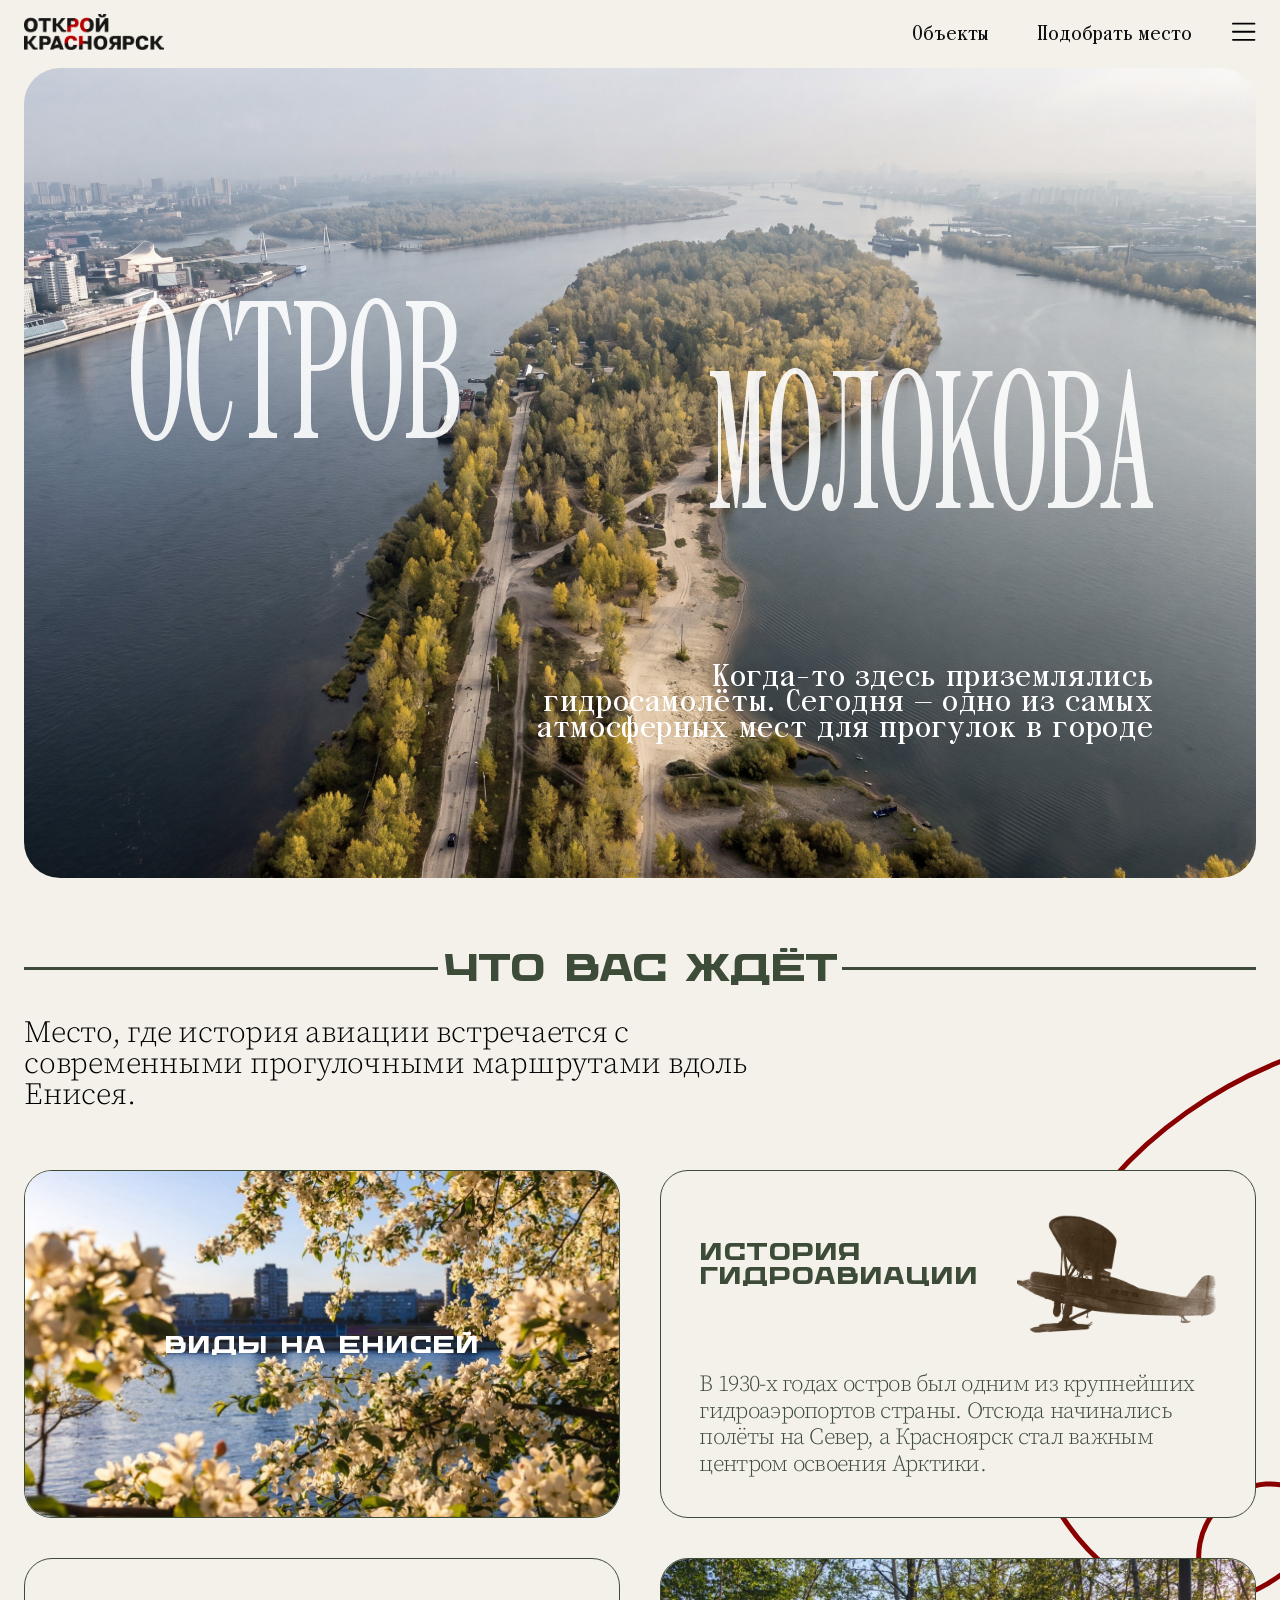
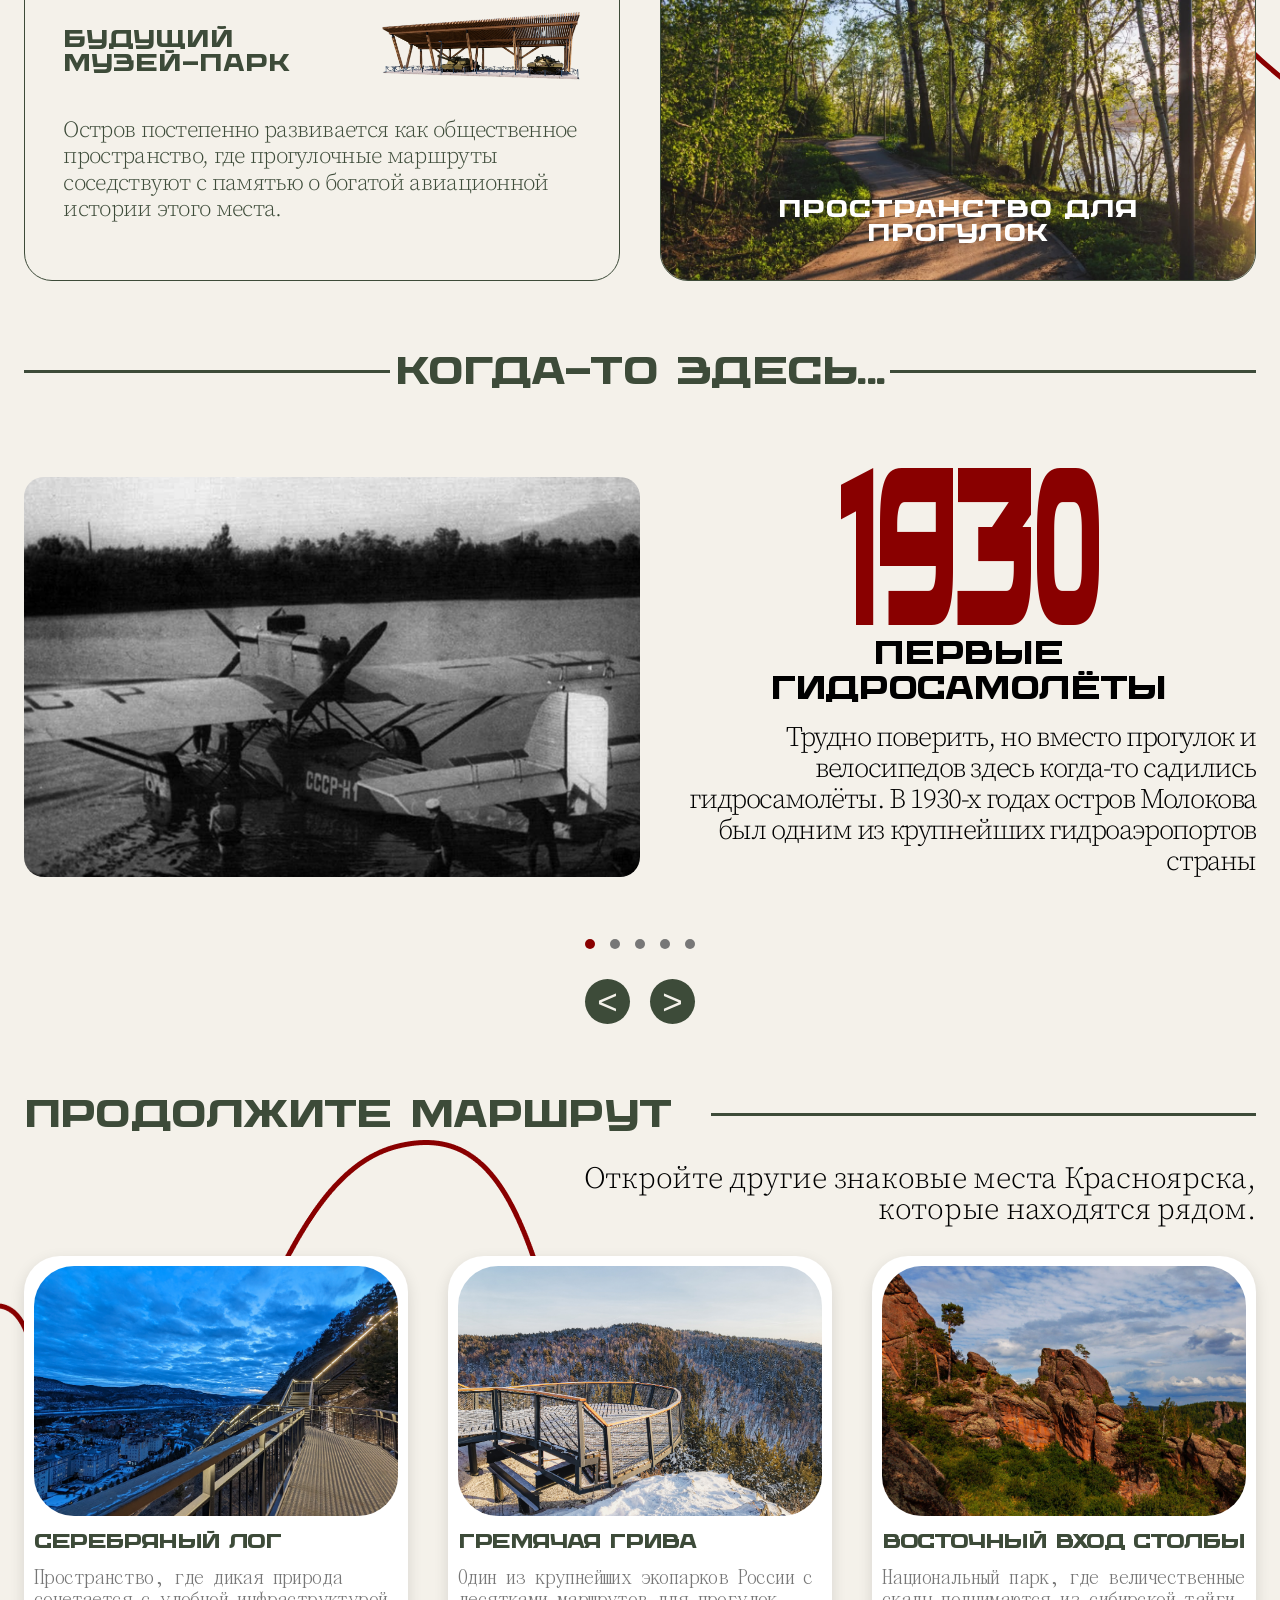
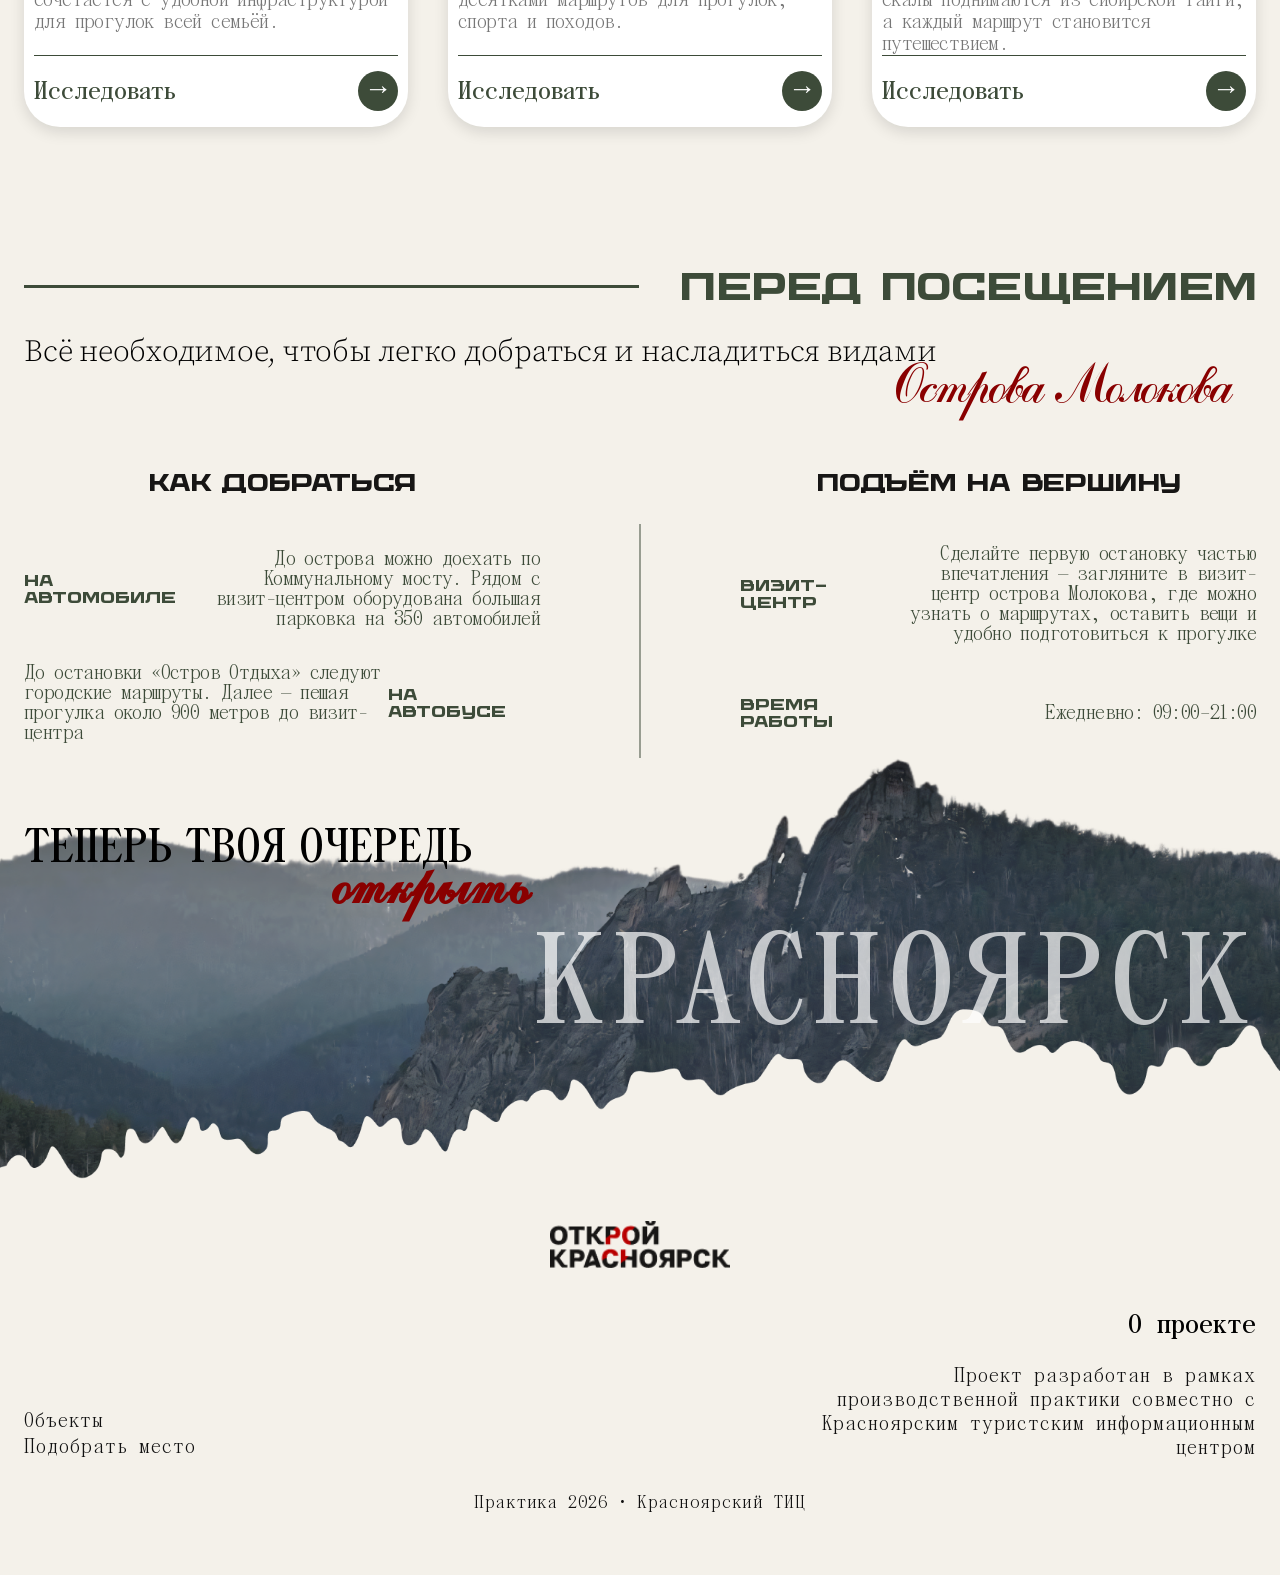
<file: ostrov.html>
<!DOCTYPE html> 
<html lang="ru">
<head>
    <meta charset="UTF-8">
    <meta name="viewport" content="width=device-width, initial-scale=1.0, maximum-scale=1.0, viewport-fit=cover">
    <title>Остров Молокова</title>
    <link rel="stylesheet" href="css/style.css">
    <link rel="stylesheet" href="css/ostrov.css">
    <link rel="stylesheet" href="css/object.css">
    <link rel="stylesheet" href="css/main.css">
</head>
<body> 
    <header class="header">
    <div class="container">
        <a href="index.html" class="logo">
            <img src="images/logo.png" alt="Открой Красноярск">
        </a>
        <nav class="nav">
            <ul>
                <li><a href="index.html#objects">Объекты</a></li>
                <li><a href="#" class="open-modal">Подобрать место</a></li>
            </ul>
        </nav>
        <div class="burger-wrap">
            <button class="burger">
                <img src="images/menu.svg" alt="Меню">
            </button>
            <div class="menu">
                <ul>
                    <li><a href="#about">О проекте</a></li>
                    <li><a href="#about">Контакты</a></li>
                </ul>
            </div>
        </div>
    </div>
</header>
    <main>
        <section class="hero">
            <div class="container">
                <div class="hero-bg">
                    <img src="images/ostrov-bg.jpg" alt="Остров Молокова" class="hero-photo">
                    <div class="hero-grid">
                       <div class="ostrov-title">
                        <h1>ОСТРОВ</h1>
                       </div>
                        <div class="ostrov-subtitle">
                            <h2>МОЛОКОВА</h2>
                        </div>
                        <div class="ostrov-text">
                        <p>Когда-то здесь приземлялись<br> гидросамолёты. Сегодня — одно из самых <br>атмосферных мест для прогулок в городе</p>
                        </div>
                    </div>
                </div>
            </div>
        </section>
        <section class="features">
            <div class="container-main">
                <div class="features-grid"> 
                    <div class="section-head">
                    <h2>ЧТО ВАС ЖДЁТ</h2>
                    </div>
                    <div class="features-text">
                        <p>Место, где история авиации встречается с современными прогулочными маршрутами вдоль Енисея.</p>
                    </div>
                    <div class="features-card">
                        <div class="features-card-images">
                            <img src="images/features-ostrov1.jpg" alt="">
                            <p>ВИДЫ НА ЕНИСЕЙ</p>
                        </div>
                        <div class="features-card-text">
                            <h3>ИСТОРИЯ ГИДРОАВИАЦИИ</h3>
                            <img src="images/features-ostrov2.png" alt="">
                            <p>В 1930-х годах остров был одним из крупнейших гидроаэропортов страны. Отсюда начинались полёты на Север, а Красноярск стал важным центром освоения Арктики.</p>
                        </div>
                        <div class="features-card-text">
                            <h3>БУДУЩИЙ МУЗЕЙ-ПАРК</h3>
                            <img src="images/features-ostrov3.png" alt="">
                            <p>Остров постепенно развивается как общественное пространство, где прогулочные маршруты соседствуют с памятью о богатой авиационной истории этого места.</p>
                        </div>
                        <div class="features-card-images">
                            <img src="images/features-ostrov4.jpg" alt="">
                            <h3>ПРОСТРАНСТВО ДЛЯ<br>ПРОГУЛОК</h3>
                        </div>
                    </div>
            </div>
            </div>
        </section>
<section class="history-ostrov">
    <div class="container-main">
        <div class="history-slider">
            <div class="section-head">
                <h2>КОГДА-ТО ЗДЕСЬ...</h2>
            </div>
            <div class="history-content">
                <img class="history-image" src="" alt="">
                <div class="history-info">
                    <h3 class="history-year"></h3>
                    <h4 class="history-name"></h4>
                    <p class="history-text"></p>
                </div>
            </div>
            <div class="history-progress"></div>
            <div class="history-arrows">
                <button class="history-prev">&lt;</button>
                    <button class="history-next">&gt;</button> 
            </div>
        </div>
    </div>
</section>
<section class="route-continue">
    <div class="route-objects">
        <div class="container-main">
            <div class="route-grid">
                <div class="section-head-left">
                    <h2>ПРОДОЛЖИТЕ МАРШРУТ</h2>
                </div>
                <p class="route-desc">Откройте другие знаковые места Красноярска,<br> которые находятся рядом.</p>
        <div class="cards cards-route">
            <article class="card">
                <img src="images/log.jpg" alt="Серебряный лог">
                <h3>СЕРЕБРЯНЫЙ ЛОГ</h3>
                <p>
                    Пространство, где дикая природа 
                    сочетается с удобной инфраструктурой 
                    для прогулок всей семьёй.
                </p>
                <div class="card-footer">
                    <span>Исследовать</span>
                    <a href="sopka.html">&rarr;
                    </a>
                </div>
            </article>
            <article class="card">
                <img src="images/griva.jpg" alt="Гремячая грива">
                <h3>ГРЕМЯЧАЯ ГРИВА</h3>
                <p>
                    Один из крупнейших экопарков России с десятками маршрутов для прогулок, спорта и походов.
                </p>
                <div class="card-footer">
                    <span>Исследовать</span>
                    <a href="#">&rarr;
                    </a>
                </div>
            </article>
            <article class="card">
                <img src="images/stolby.jpg" alt="Восточный вход Столбы">
                <h3>ВОСТОЧНЫЙ ВХОД СТОЛБЫ</h3>
                <p>
                   Национальный парк, где величественные скалы поднимаются из сибирской тайги, а каждый маршрут становится путешествием.
                </p>
                <div class="card-footer">
                    <span>Исследовать</span>
                    <a href="#">&rarr;
                    </a>
                </div>
            </article>
        </div>
        </div>
    </div>
</div>
</section>
<section class="before-visit">
    <div class="container-main">
        <div class="visit-grid">
        <div class="section-head-right">
            <h2>ПЕРЕД ПОСЕЩЕНИЕМ</h2>
                </div>
                <div class="visit-desc">
                <p>Всё необходимое, чтобы легко добраться и насладиться видами</p>
                <span>Острова Молокова</span>
        </div>
        </div>
        <div class="visit-info">
            <div class="transport">
                <h3>КАК ДОБРАТЬСЯ</h3>
                    <div class="car">
                        <h4>НА АВТОМОБИЛЕ</h4>
                        <p>До острова можно доехать по Коммунальному мосту. Рядом с визит-центром оборудована большая парковка на 350 автомобилей</p>
                    </div>
                <div class="bus">
                    <p>До остановки «Остров Отдыха» следуют городские маршруты. Далее — пешая прогулка около 900 метров до визит-центра </p>
                    <h4>НА АВТОБУСЕ</h4>
                </div>
            </div>
            <div class="place-info">
                <h3>ПОДЪЁМ НА ВЕРШИНУ</h3>
                <div class="ropeway">
                    <h4>ВИЗИТ-ЦЕНТР</h4>
                    <p>Сделайте первую остановку частью впечатления — загляните в визит-центр острова Молокова, где можно узнать о маршрутах, оставить вещи и удобно подготовиться к прогулке</p>
                </div>
                <div class="place-time">
                    <h4>ВРЕМЯ РАБОТЫ</h4>
                    <p>Ежедневно: 09:00–21:00</p>
                </div>
            </div>
        </div>
    </div>
</section>
    </main>
    <div id="modal-container"></div>
<footer>
<img src="images/footer.png" alt="" class="footer-image">
<div class="container">
    <div class="footer-content">
        <div class="footer-desc">
                        <p>
                            ТЕПЕРЬ ТВОЯ ОЧЕРЕДЬ
                        </p>
                        <h2>открыть</h2>
                        <span>КРАСНОЯРСК</span>
        </div>
        <div class="footer-info">

    <div class="footer-logo">
        <a href="index.html">
            <img src="images/logo.png" alt="Открой Красноярск">
        </a>
    </div>


    <div class="footer-columns">
        <div class="footer-links">
            <ul>
                <li><a href="index.html#objects">Объекты</a></li>
                <li><a href="#" class="open-modal">Подобрать место</a></li>
            </ul>
        </div>


        <div class="footer-info-right">
            <h2>О проекте</h2>
            <p>
                Проект разработан в рамках производственной практики 
                совместно с Красноярским туристским информационным центром
            </p>
        </div>

    </div>


    <p class="footer-copy">
        Практика 2026 • Красноярский ТИЦ
    </p>

</div>
    </div>
</footer>
<script src="js/ostrov.js"></script>
<script src="js/main.js"></script>
</body>
</html>
</file>
<file: css/style.css>
@font-face {
    font-family:'Panama';
    src:url('../fonts/Panama-Regular.ttf');
    font-weight:400;
}

@font-face {
    font-family:'Panama';
    src:url('../fonts/Panama-Bold.ttf');
    font-weight:700;
}
/* Panama Monospace Regular */
@font-face {
    font-family:'Panama Monospace';
    src:url('../fonts/PanamaMonospace-Regular.ttf') format('truetype');
    font-weight:400;
    font-style:normal;
    font-display:swap;
}
/* Panama Monospace Bold */
@font-face {
    font-family:'Panama Monospace Bold';
    src:url('../fonts/PanamaMonospace-Bold.ttf') format('truetype');
    font-weight:700;
    font-style:normal;
    font-display:swap;
}
@font-face {
    font-family:'coventryC';
    src:url('../fonts/coventryc.ttf') format('truetype');
    font-style:normal;
    font-weight:400;
    font-display:swap; 
}

@font-face {
    font-family:'Wadik';
    src:url('../fonts/Wadik.ttf') format('truetype');
    font-style:normal;
    font-weight:400;
    font-display:swap; 
}

@font-face {
    font-family:'Wadik';
    src:url('../fonts/Wadik.ttf') format('truetype');
    font-style:normal;
    font-weight:700;
    font-display:swap; 
}

@font-face {
    font-family: 'Source Serif Pro';
    src: url('../fonts/SourceSerifPro-Light.ttf') format('truetype');
    font-weight: 300;
    font-style: normal;
    font-display: swap;
}
@font-face {
    font-family: 'Source Serif Pro';
    src: url('../fonts/SourceSerifPro-Regular.ttf') format('truetype');
    font-weight: 400;
    font-style: normal;
}

@font-face {
    font-family: 'Source Serif Pro';
    src: url('../fonts/SourceSerifPro-Bold.ttf') format('truetype');
    font-weight: 700;
    font-style: normal;
}

*{
    margin:0;
    padding:0;
    box-sizing:border-box;
}
*,
*::before,
*::after{
    box-sizing:border-box;
}

html{
    width:100%;
    overflow-x:hidden;
}

body{
    width:100%;
    min-width:0;
    background:#F4F1EA;
    font-family:Arial,sans-serif;
    overflow-x:hidden;
}


main,
header,
footer,
section{
    width:100%;
    max-width:100%;
}

.container{
    width:100%;
    max-width:1800px;
    padding-inline:24px;
    margin:0 auto;
}
/* контейнер*/
.container-main{
    width:100%;
    max-width:1440px;
    padding-inline:24px;
    margin:0 auto;
    box-sizing:border-box;
}

.container,
.container-main,
.grid,
.features-grid,
.construct-grid,
.route-grid{
    min-width:0;
}

.header{
    height:68px;
}

.header .container{
    height:100%;
    display:flex;
    justify-content:space-between;
    align-items:center;
}

/* HERO */
.hero-bg{
    position:relative;
    overflow:hidden;
    width:100%;
    height:calc(100vh - 90px);
    min-height:600px;
    border-radius:36px;
    isolation:isolate
}
.hero-photo{
    position:absolute;
    inset:0;
    width:100%;
    height:100%;
    object-fit:cover;
    object-position:center;
    filter:saturate(0.7);
    z-index:0;
}
.hero1{
    position:absolute;
    width:200px;
    height:auto;
    z-index:2;
    right:100px;
    bottom:0;
}
.hero1{
    left:50%;
    top:50px;
    transform:translateX(-50%);
}


.logo{
    flex-shrink:0;
    outline:none;
    -webkit-tap-highlight-color: transparent;
}
.logo img{
    width:140px;
}

.nav{
    margin-left:auto;
}

.nav ul{
    display:flex;
    gap:48px;
    list-style:none;
}

.nav a{
    text-decoration:none;
    color:#111;
    font-family:'Panama';
font-weight: 700;
    font-size:20px;
}
.burger{
    margin-left:40px;
    border:none;
    background:none;
    cursor:pointer;
    position:relative;
}

.burger img{
    width:24px;
    height:24px;
}
.burger-wrap{
    position:relative;
}

.menu{
    position:absolute;
    top:40px;
    right:0;
    width:200px;
    padding:25px;
    background:#F0ECE4;
    border-radius:36px;
    opacity:0;
    visibility:hidden;
    transform:translateY(-10px);
    transition:.3s;
    z-index:3;
}
.menu.active{
    opacity:1;
    visibility:visible;
    transform:translateY(0);
}
.menu ul{
    list-style:none;
    padding:0;
    margin:0;
    display:flex;
    flex-direction:column;
    gap:15px;
}
.menu a{
    text-decoration:none;
    color:#3D4B39;
    font-family:'Panama';
font-weight: 700;
    font-size:22px;
}

.hero-grid{
    position:relative;
    z-index:1;
    display:grid;
    grid-template-columns:repeat(12,minmax(0,1fr));
    height:100%;
    }


/* заголовки */
.section-head{
    grid-column:1 / 13;
    display:flex;
    align-items:center;
    justify-content:center;
    gap:5px;
    width:100%
}

.section-head::before,
.section-head::after {
    content: "";
    height: 3px;
    background: #3D4B39;
    flex: 1;
}

.section-head h2 {
    font-family: 'Wadik', sans-serif;
    font-weight:400;
    font-size: clamp(24px, 3vw, 40px);
    color: #3D4B39;
    letter-spacing: -0.02em;
    white-space: normal;
    text-align: center;
    line-height: 1.05;
    flex:0 1 auto;
    max-width:80%;
}
/* Карточки */

.section-desc{
    grid-column:1 / 9;
    font-family: 'Source Serif Pro', serif;
    font-weight: 300;
    font-size:32px;
    line-height:1.0;
    letter-spacing: -0.04em;
}

.cards{
    grid-column:1 / 13; 
    display:grid;
    grid-template-columns:repeat(3,minmax(0,1fr));
    gap:40px;
    margin-bottom: 70px;
}

.card{
    background:#fff;
    border-radius:36px;
    padding:10px 10px 16px;
    box-shadow:0 5px 15px rgba(0,0,0,.12);
    transition: transform .3s, box-shadow .3s;
    display:flex;
    flex-direction:column;
    width:100%;
    max-width:100%;
}

.card:hover {
    transform: translateY(-6px);
    box-shadow: 0 12px 30px rgba(61, 75, 57, .12);
}

.card img{
    width:100%;
    height:250px;
    object-fit:cover;
    border-radius:40px;
}

.card h3{
    font-family:'Wadik';
    font-weight:400;
    color:#3D4B39;
    font-size:20px;
    margin-top:15px;
    letter-spacing: -0.07em;
    line-height:1.05;
}

.card p{
    font-family:'Panama Monospace';
    margin-top:15px;
    font-size:clamp(16px, 1.8vw, 20px);
    color:#777;
    line-height:1.1;
    letter-spacing: -0.03em;
    text-align: start;
    min-height:60px;
}

.card-footer{
    padding-top:15px;
    border-top:1px solid #3D4B39;
    display:flex;
     gap:12px;
    justify-content:space-between;
    align-items:center;
    margin-top:auto;
}
.card-footer a{
    width:40px;
    height:40px;
    border-radius:50%;
    border:0;
    font-size:28px;
    padding-bottom:4px;
    background:#3D4B39;
    color:white;
    transition: transform .25s, background .25s;
    display:flex;
    align-items:center;
    justify-content:center;
    text-decoration:none;
    outline:none;
    -webkit-tap-highlight-color: transparent;
}
.card-footer a:hover {
    transform: scale(1.08);
    cursor: pointer;
}

.card-footer a:active {
    transform: scale(0.96);
}   

.card-footer span {
    font-family:'Panama';
    font-weight: 700;
    font-size: clamp(18px, 2vw, 26px);
    color: #3D4B39;
    cursor: pointer;
    transition: 0.3s;
}

/* FOOTER */
footer {
    position: relative;
    overflow: hidden;
    padding: 70px 0 0;
    margin-bottom: 60px;
}
.footer-image {
    position: absolute;
    inset: 0;
    width: 100%;
    object-fit: cover;
    z-index: -1;
}
.footer-content {
    display: flex;
    flex-direction: column;
    gap: 180px;
}
.footer-desc {
    display: flex;
    flex-direction: column;
    position: relative;
}
.footer-info {
    display: grid;
    grid-template-columns: 1fr 1fr 1fr;
    align-items: end;
    gap: 40px;
}
.footer-desc p {
    font-family:'Panama';
    font-weight: 700;
    font-size: 64px;
    line-height: 1.1;
    color: #000;
    align-self: flex-start;
    line-height: 0.8;
}

.footer-desc h2 {
    font-family: 'coventryC';
    font-size: 86px;
    letter-spacing: 0.02em;
    color: #890000;
    transform: translateX(25%);
    line-height: 0.9;
}
.footer-desc span {
    font-family:'Panama';
    font-weight: 700;   
    font-size:150px;
    letter-spacing:0.05em;
    color:#fff;
    opacity:0.7;
    align-self: flex-end;
    line-height: 0.9;
    max-width:100%;
    overflow:hidden;
}
/* нижняя часть футера */

.footer-info{
    display:flex;
    flex-direction:column;
    align-items:center;
    gap:30px;
}

.footer-info ul{
    list-style:none;
    padding:0;
}

.footer-info a{
    outline:none;
    -webkit-tap-highlight-color: transparent;
    text-decoration:none;
    color:#111;
    font-family:'Panama Monospace';
    font-size:20px;
    line-height:1.3;
    letter-spacing:0.05em;
}

.footer-logo img{
    width:180px;
    outline:none;
    -webkit-tap-highlight-color: transparent;
}

.footer-columns{
    width:100%;
    display:grid;
    grid-template-columns:1fr 1fr;
    gap:60px;
}

.footer-links{
    display: flex;
    flex-direction: column;
    justify-content: flex-end;
}

.footer-info-right{
    text-align:right;
}

.footer-info-right h2{
    font-family:'Panama Monospace Bold';
    font-size:28px;
    margin-bottom:20px;
    text-align:right;
}

.footer-info-right p{
    color:#111;
    font-family:'Panama Monospace';
    font-size:20px;
    line-height:1.2;
    letter-spacing:0.05em;
    text-align:right;
    max-width:450px;
    margin-left:auto;
}

.footer-copy{
    width:100%;
    text-align:center;
    color:#111;
    font-family:'Panama Monospace';
    font-size:18px;
    letter-spacing:0.05em;
}

/* ==========================
   модалка
========================== */
.constructor-modal{
    position:fixed;
    inset:0;
    background:rgba(0,0,0,.35);
    display:flex;
    justify-content:center;
    align-items:center;
    opacity:0;
    visibility:hidden;
    transition:.3s;
    z-index:1000;
}

.constructor-modal.active{
    opacity:1;
    visibility:visible;
}

.modal-bg{
    position:absolute;
    bottom:0;
    left:50%;
    transform:translateX(-50%);
    width:auto;
    height:auto;
    min-width:103%;
    max-width:none;
    z-index:0;
    bottom:-40px
}

.modal-window{
    position:relative;
    width:1300px;
    height:850px;
    max-width:90vw;
    max-height:90vh;
    background:#FFFEFA;
    border-radius:40px;
    overflow:hidden;
    isolation:isolate;
}

.modal-head,
.modal-content,
.modal-test,
.result{
    position:relative;
    z-index:1;
}

.modal-test,
.result{
    display:none;
}

.modal-content.active,
.modal-test.active,
.result.active{
    display:flex;
    flex-direction:column;
    align-items:center;
}

.modal-head{
    width:100%;
    display:grid;
    grid-template-columns:1fr auto 1fr;
    align-items:center;
    padding:30px 50px;
}

.step{
    font-family:'Panama Monospace';
    font-weight:400;
    font-size: 24px;
    letter-spacing: -0.02em;
    color: #000;
}

.modal-close{
    background:none;
    border:none;
    font-size:35px;
    color:#000;
    opacity:.6;
    cursor:pointer;
    justify-self:end;
}

.modal-content{
    margin-top:80px;
    position:relative;
    height:100%;
    display:none;
    
}
.modal-content.active{
    display:flex;
    flex-direction:column;
    align-items:center;
}

.modal-content h2{
    font-family:'Panama Monospace Bold';
    font-weight:400;
    font-size: 32px;
    letter-spacing: -0.02em;
    color: #000;
}

.modal-content h1{
    font-family:'Panama Monospace';
    font-weight:400;
    font-size: 64px;
    letter-spacing: -0.05em;
    color: #890000;
    line-height: 0.9em;
}

.modal-btn{
    position:absolute;
    top:220px;
    left:50%;
    transform:translateX(-50%);
    width:min(500px, calc(100vw - 40px));
    height:70px;
    display:flex;
    align-items:center;
    justify-content:center;
    font-family:'Panama';
    font-weight:400;
    font-size:24px;
    text-decoration:none;
    color:#fff;
    border-radius:36px;
    background:rgba(137,0,0,.50);
    backdrop-filter:blur(15px);
    border:1px solid rgba(255,255,255,.25);
    transition:
        transform .3s,
        background .3s,
        border-color .3s,
        box-shadow .3s;
}

.modal-btn:hover{
    transform:translate(-50%, -3px);
    background:rgba(137,0,0,.42);
    border-color:rgba(255,255,255,.45);
    box-shadow:0 10px 25px rgba(0,0,0,.18);
    cursor:pointer;
}

.modal-btn:active{
    transform:translate(-50%, 0);
}

.modal-content p{
    position:absolute;
    bottom: 250px;
    right:30px; 
    width:auto;
    font-family:'Panama Monospace';
    font-size:32px;
    color:white;
    text-align:right;
    line-height: 1em;
}

.modal-test{
    height:100%;
    margin-top:80px;
    position:relative;
    height:100%;
    display:none;
}
.modal-test h2{
    font-family:'Panama Monospace Bold';
    font-weight:400;
    font-size: 32px;
    letter-spacing: -0.02em;
    color: #000;
}
.modal-test h1{
    font-family:'Panama Monospace';
    font-weight:400;
    font-size: 48px;
    letter-spacing: -0.05em;
    color: #890000;
    line-height: 0.9em;
}

.answers.active{
    padding: 10px 30px;
    display: flex;
    flex-direction: row;
    justify-content: space-between;
}
.answers{
    display:grid;
    grid-template-columns:repeat(4, 1fr);
    gap:25px;
    width:1200px;
    margin-top:60px;
    outline:none;
    -webkit-tap-highlight-color: transparent;
}


.answer-card{
    height:280px;
    border:2px solid transparent;
    border-radius:30px;
    background:rgba(255,255,255,.5);

    display:flex;
    flex-direction:column;
    align-items:center;
    justify-content:center;

    cursor:pointer;
    transition:.1s;

    appearance:none;
    -webkit-appearance:none;
    outline:none;
    -webkit-tap-highlight-color: transparent;
}

.answer-card:focus,
.answer-card:focus-visible{
    outline:none;
    box-shadow:none;
}

.answer-card:hover{
    transform:translateY(-5px);
}

.answer-card.selected{
    background:#F4F1EA;
}

.answer-card img{
    width:80px;
    height:80px;
    object-fit:contain;
    margin-bottom:20px;
}

.answer-card h3{
    font-family:'Panama Monospace Bold';
    font-size:20px;
    line-height: 1em;
    letter-spacing:-0.02em;
    color: #000;
}

.answer-card p{
    font-family:'Panama Monospace';
    font-weight: 400;
    font-size:18px;
    text-align:center;
    line-height: 1em;
    letter-spacing:-0.04em;
    padding-top: 20px;
    color: #000;
}

.modal-arrows{
    position:absolute;
    left:0;
    bottom:230px;
    width:100%;
    display:flex;
    justify-content:space-between;
    padding:0 50px;
    z-index:2;
    outline:none;
    -webkit-tap-highlight-color: transparent;
}

.modal-arrows button{
    width:50px;
    height:50px;
    border-radius:50%;
    border:none;
    display:flex;
    justify-content:center;
    background:rgba(137,0,0,.50);
    font-size:35px;
    color:#fff;
    cursor:pointer;
    transition:.3s;
}

.modal-arrows button:hover{
    transform:translateY(-2px);
}

.result.active{
    overflow-y:auto;
    height:calc(100% - 100px);
    padding-bottom:40px;
}
.constructor-modal{
    touch-action:none;
}

.result{
    touch-action:auto;
    
}

.result h1{
    font-family:'Panama';
    font-weight:700;
    font-size: 48px;
    letter-spacing: -0.05em;
    color: #890000;
    line-height: 0.9em;
}


.result h2{
    font-family:'Panama Monospace';
    font-weight:400;
    font-size: 32px;
    letter-spacing: -0.02em;
    color: #000;
    line-height: 1em;
    padding-top: 10px;
}

.modal-cards{
    display:grid;
    grid-template-columns:repeat(3, 1fr);
    gap:30px;
    width:100%;
    max-width:1200px;
    margin-top:60px;
}

.modal-card{
    height:350px;
    background:rgba(255,255,255,.5);
    border-radius:30px;
    overflow:hidden;
    display:flex;
    flex-direction:column;
    transition:.3s;
    cursor:pointer;
    outline:none;
    -webkit-tap-highlight-color: transparent;
}

.modal-card:hover{
    transform:translateY(-5px);
}

.modal-card img{
    width:100%;
    height:220px;
    object-fit:cover;
    border-radius:30px;
    padding:10px;
}

.modal-card h3{
    font-family:'Wadik';
    font-weight:400;
    font-size:18px;
    margin:10px 20px 15px;
    line-height: 1em;
    letter-spacing: -0.05em;
}


.modal-card p{
    font-family:'Panama Monospace';
    font-weight:400;
    font-size:20px;
    margin:30px 0;
}
.result-card-footer{
    display:flex;
    justify-content:space-between;
    align-items:center;
    margin:0 20px;
    border-top:1px solid #fff;

}

.card-next{
    width:40px;
    height:40px;
    border-radius:50%;
    display:flex;
    justify-content:center;
    align-items:center;
    background:rgba(255,255,255,.5);
    font-size:25px;
    color:#000;
    text-decoration:none;
    cursor:pointer;
}

.result-back{
    position:absolute;
    bottom:30px;
    left:50px;
    width:50px;
    height:50px;
    flex-shrink:0;
    min-width:40px;
    min-height:40px;
    border-radius:50%;
    border:none;
    background:rgba(137,0,0,.5);
    color:white;
    font-size:35px;
    cursor:pointer;
    display: flex;
    justify-content:center;
    transition:.3s;
    outline:none;
    -webkit-tap-highlight-color: transparent;
}

.result-back:hover {
    transform:translateY(-2px);     
} 

    
@media(max-width:1350px){
   .modal-head{
        padding:24px 28px;
    }

    .modal-content{
        margin-top:36px;
        padding:0 24px 24px;
    }

    .modal-content h2,
    .modal-test h2{
        font-size:28px;
        text-align:center;
    }

    .modal-content h1{
        font-size:48px;
        text-align:center;
    }

    .modal-btn{
        position:relative;
        top:auto;
        left:auto;
        transform:none;
        margin-top:24px;
        width:min(100%, 360px);
        height:60px;
        font-size:22px;
    }

    .modal-btn:hover{
        transform:translateY(-2px);
    }

    .modal-content p{
        bottom: 140px;
        width:100%;
        margin-bottom: 20px;
        font-size:20px;
    }

    .modal-test,
    .result{
        margin-top:32px;
        padding:0 24px 24px;
        height:auto;
    }

    .modal-test h1{
        font-size:36px;
        text-align:center;
    }

    .answers{
        width:100%;
        max-width:100%;
        grid-template-columns:repeat(2, minmax(0, 1fr));
        gap:18px;
        margin-top:24px;
    }

    .answer-card{
        height:auto;
        min-height:180px;
        padding:16px 12px;
    }

    .modal-arrows{
        position:relative;
        left:auto;
        bottom:auto;
        width:100%;
        margin-top:20px;
        padding:0;
    }

    .modal-cards{
    grid-template-columns:repeat(2, minmax(0,1fr));
    gap:20px;
    margin-top:30px;
}

.modal-card{
    width:100%;
}

.modal-card:nth-child(3){
    grid-column:1 / 3;
    width:calc(50% - 15px);
    justify-self:center;
}

    .result.active{
        margin-top:20px;
        padding:0 15px 15px;
    }

    .result h1{
        font-size:36px;
        text-align:center;
    }

    .result h2{
        font-size:24px;
        text-align:center;
    }

    .result-back{
        position:relative;
        left:auto;
        bottom:auto;
        margin-top:10px;
        width: 40px;
    height: 40px;
    font-size: 25px;
    }
}

@media(max-width:640px){
       .modal-arrows button{
    width:45px;
    height:45px;
    font-size:30px;
}
   
    .modal-window{
        width:calc(100vw - 32px);
        height:90vh;
        max-height:70vh;
        border-radius:22px;
    }

    .modal-content {
        margin-top: 80px;
        padding: 0 24px 24px;
    }

    .modal-head{
        padding:18px 18px 12px;
        grid-template-columns:auto 1fr auto;
        gap:10px;
    }

    .modal-head img{
        width:78px;
        height:auto;
    }

    .step{
        font-size:16px;
    }

    .modal-content,
    .modal-test,
    .result{
        padding-left:16px;
        padding-right:16px;
        margin-top: 40px;
    }

    .modal-content h2,
    .modal-test h2{
        font-size:22px;
    }

    .modal-content h1{
        font-size:34px;
    }

    .modal-test h1{
        font-size:28px;
    }

    .modal-btn{
        height:54px;
        font-size:18px;
        width:min(100%, 320px);
    }

    .modal-content p{
        font-size:16px;
        bottom: 180px;
        
    }

    .answer-card{
        min-height:150px;
        padding:14px 12px;
    }

    .answer-card img{
        width:56px;
        height:56px;
        margin-bottom:10px;
    }

    .answer-card h3{
        font-size:16px;
    }

    .answer-card p{
        font-size:14px;
        padding-top:8px;
    }

    .modal-cards{
        grid-template-columns:1fr;
    }

    .modal-card:nth-child(3){
        grid-column:auto;
        max-width:none;
        width:100%;
        justify-self:auto;
    }
    .modal-card{
    height:auto;
    min-height:300px;
}

    .modal-card img{
        height:180px;
    }

    .modal-card h3{
        font-size:16px;
    }

    .modal-card p{
        font-size:16px;
    }


    .result h1{
        font-size:28px;
    }

    .result h2{
        font-size:18px;
    }
    
}

@media(max-width:480px){
    .modal-arrows button{
    width:25px;
    height:25px;
    font-size:20px;
}
    .modal-cards {
        margin-top: 10px;
    }

   
    .modal-window{
        border-radius:18px;
        height: 550px;
    }

    .modal-head{
        padding:14px 14px 10px;
    }

    .modal-head img{
        width:60px;
    }

    .modal-close{
        font-size:28px;
    }

    .modal-content h2,
    .modal-test h2{
        font-size:19px;
    }

    .modal-content h1{
        font-size:28px;
    }

    .modal-test h1{
        font-size:24px;
    }

    .modal-btn{
        height:50px;
        font-size:16px;
    }
    
    .modal-content{
        margin-top: 30px;
    }
    .modal-content p{
    right: 10px;
    font-size: 13px;
}
    .answers {
        gap: 10px;
        margin-top: 15px;
    }


    .answer-card{
        min-height:130px;
        padding:10px 8px;
    }

    .answer-card h3{
        font-size:14px;
    }

    .answer-card p{
        font-size:12px;
       
    }


    .result h1{
        font-size:22px;
    }

    .result h2{
        font-size:16px;
    }

}
@media(max-width:350px){
    .modal-card {
        height: auto;
        min-height: 270px;
    }
        .result h1 {
        font-size: 14px;
        text-align: center;
    }
}


/* ==========================
   АДАПТИВ
========================== */
@media(max-width:1450px){
    .footer-desc span {
        font-size: 130px;
    }
    .footer-desc p {
        font-size: 48px;
    }
    .footer-desc h2 {
        font-size: 64px;
    }
}

@media(max-width:1200px){
    
    .header{
        height:auto;
        padding:16px 0;
    }

    .header .container{
        flex-wrap:wrap;
        gap:16px;
    }

    .nav{
        margin-left:0;
    }

    .nav ul{
        gap:24px;
    }

    .hero-bg{
        height:auto;
        min-height:600px;
        border-radius:24px;
    }

    .hero-grid{
        grid-template-columns:1fr;
        padding:40px 24px 110px;
        gap:24px;
    }

    .hero-info,
    .hero-title{
        grid-column:auto;
        align-self:start;
    }

    .hero-info h2{
        justify-content:flex-start;
        font-size:clamp(64px, 9vw, 96px);
    }

    .hero-title h1{
        font-size:clamp(72px, 12vw, 120px);
    }

    .hero-subtitle{
        justify-content:flex-start;
        transform:none;
        margin-left:0;
    }

    .hero-text{
        font-size:clamp(22px, 3.5vw, 32px);
    }

    .hero-btn{
        width:min(320px, calc(100% - 40px));
        bottom:32px;
    }

    .section-desc{
        grid-column:1 / -1;
        font-size:clamp(22px, 3vw, 32px);
    }

    .cards{
        grid-template-columns:repeat(2, minmax(0, 1fr));
    }
    .footer-desc span {
        margin-top: -50px;
        font-size: 100px;
    }
    .footer-desc h2 {
        transform: translateX(0%);
    }
}


@media(max-width:900px){
    .hero-bg{
        min-height:560px;
    }
     .nav ul {
        gap: 18px;
    }

    .nav a {
        font-size: 18px;
    } 


    .hero-title h1{
        font-size:clamp(60px, 10vw, 96px);
    }

    .hero-subtitle{
        font-size:clamp(44px, 7vw, 78px);
    }

    .hero-info h2{
        font-size:clamp(54px, 8vw, 78px);
    }

    .cards{
        grid-template-columns:1fr 1fr;
        gap:24px;
    }
    .card img{
        width:100%;
        height:200px;
    }

    .section-desc{
        font-size:clamp(20px, 2.7vw, 26px);
    }
    .footer-desc p {
        font-size: 40px;
    }
    .footer-desc span {
        font-size: 80px;
    }
    .footer-content {
    gap: 100px;
}

}

@media(max-width:768px){
    .container,
    .container-main{
        padding-inline:16px;
    }

    .hero-bg{
        min-height:640px;
        border-radius:20px;
    }
   
    .hero-grid{
        padding:24px 20px 120px;
        gap:18px;
    }

    .hero-title h1{
        font-size:clamp(56px, 14vw, 96px);
    }

    .hero-info h2{
        font-size:clamp(48px, 10vw, 80px);
    }

    .hero-btn{
        width:calc(100% - 40px);
        height:56px;
        font-size:20px;
        bottom:24px;
    }

}
    @media(max-width:768px){
        .nav a {
        font-size: 16px;
    } 
  
    .section-head h2{
        font-size:clamp(22px, 4vw, 28px);
    }

     .section-head{
        gap:12px;
    }

     .section-head{
        gap:12px;
    }

    .section-head::before,
    .section-head::after{
        display:block;
        height:2px;
        flex:1;
        min-width:10px;
    }

        .footer-desc span {
        font-size: 60px;
    }
    .footer-desc p {
        font-size: 30px;
    }
    .footer-desc h2 {
        font-size: 50px;
    }

    .footer-content {
    gap: 80px;
    }

    .footer-info-right h2{
        font-size: 24px;
    }
    .footer-info-right a{
        font-size: 16px;
    }
    .footer-info-right p{
        font-size: 16px;
    }
    .footer-info {
    gap: 20px;
}
}
@media(max-width:640px){
.features-grid,
    .route-grid,
    .visit-desc{
        grid-template-columns:1fr;
    }


    .section-head,
    .section-desc,
    .features-text,
    .features-card,
    .route-desc,
    .cards,
    .section-head-left,
    .section-head-right,
    .visit-desc{
        grid-column:1 / -1;
    }

}
@media(max-width:640px){
    .cards{
        grid-template-columns:1fr;
    }

    
}


@media(max-width:600px){
    .hero-bg{
        min-height:560px;
    }

    .hero-grid{
        padding:20px 16px 110px;
    }

    .hero-title h1{
        font-size:clamp(46px, 13vw, 74px);
    }

    .hero-subtitle{
        font-size:clamp(34px, 9vw, 56px);
    }

    .hero-info h2{
        font-size:clamp(38px, 9vw, 60px);
    }

    .nav a {
        font-size: 16px;
    } 

    .hero-btn{
        font-size:18px;
        height:52px;
    }

    .section-desc{
        font-size:20px;
    }

    .card{
        padding:10px 10px 16px;
    }

    .card p{
        min-height:60px;
    }

    .card-footer{
        gap:12px;
    }

    .card-footer a{
        width:40px;
        height:40px;
    }

    .footer-desc span {
        font-size: 50px;
    }
    .footer-desc p {
        font-size: 20px;
    }
    .footer-desc h2 {
        font-size: 40px;
    }
    .footer-logo img {
    width: 150px;
}

}
@media(max-width:490px){
     .footer-desc span {
        font-size: 35px;
    }
    .footer-desc p {
        font-size: 20px;
    }
    .footer-desc h2 {
        font-size: 45px;
    }
    .footer-logo img {
    width: 150px;
    }   
    .footer-info a{
        font-size: 16px;
    }
    
    .nav a {
        font-size: 13px;
    } 


}
@media(max-width:480px){

    .logo img{
    width:80px;
    }
    
    .header .container {
        gap: 8px;
    }
    .burger img{
    width:18px;
    height:18px;
}


    .hero-bg{
        min-height:540px;
    }

    .hero-grid{
        padding:20px 16px 110px;
    }

    .hero-btn{
        font-size:18px;
        height:52px;
    }

    .section-head h2{
        font-size:22px;
    }

    .footer-desc {
        display: none;
    }
    
    .footer-image{
        display: none;
    }

    .footer-logo img {
    width: 150px;
}
    .footer-info-right h2{
        font-size: 18px;
    }
    .footer-info a{
        font-size: 13px;
    }
    .footer-info-right p{
        font-size: 13px;
    }
    .footer-info {
    gap: 20px;
}
}
@media(max-width:368px){
    .header .container {
        gap: 4px;
    }
    .logo img {
        width: 50px;
    }
}

@media(max-width:360px){

    .container,
    .container-main{
        padding-inline:10px;
    }

    .card{
        padding:8px;
        border-radius:24px;
    }

    .card img{
        border-radius:24px;
    }
    .cards,
    .features-card{
        grid-template-columns:1fr;
        width:100%;
    }

    .card,
    .features-card-text,
    .features-card-images{
        width:100%;
        min-width:0;
    }

}
</file>
<file: css/ostrov.css>
.ostrov-title h1{
    align-self: start;
    font-family:'Panama';
    font-weight: 700;
    font-size:clamp(72px, 9vw, 150px);
    letter-spacing:-0.03em;
    color: #fff;
    transform: scaleY(1.7);
    opacity: 0.9;
    display:grid;
    width:max-content;  
}

.ostrov-title{
    grid-column:2/5;
    align-self:start;
    margin-top:230px;
}

.ostrov-subtitle h2{
    align-self: start;
    font-family:'Panama';
    font-weight: 700;
    font-size:clamp(72px, 9vw, 150px);
    letter-spacing:-0.03em;
    color: #fff;
    transform: scaleY(1.7);
    opacity: 0.9;
    display:grid;
    width:max-content;
    text-align: right;
}

.ostrov-subtitle{
    grid-column:6/12;
    justify-self:end;
    text-align:right;
    min-width:0;
    overflow:hidden;    
    margin-top:300px;
}

.ostrov-text p{
    align-self: start;
    font-family:'Panama';
    font-weight: 700;
    font-size:clamp(22px, 2.6vw, 32px);
    letter-spacing:0.02em;
    color: #fff;
    display:grid;
    width:max-content;
    text-align: right;
}

.ostrov-text{
    grid-column:1/12;
    justify-self:end;
    text-align:right;
    max-width:100%;
    min-width:0;
    overflow:hidden;
    margin-bottom:18    0px;
    line-height: 1.6em;
}
.features-card-images h3{
    position:absolute;
    bottom:35px;
    left:50%;
    transform:translateX(-50%);
    font-family:'Wadik';
    font-size:clamp(18px, 2vw, 24px);
    line-height:1;
    color:#fff;
    text-align:center;
    text-transform:uppercase;
    width:100%;
    padding:0 20px;
}
.history-ostrov{
    padding-top:70px;
    position:relative;
}

.history-slider{
    position:relative;
}

.history-content{
    display:flex;
    gap:40px;
    align-items:center;
    margin-top: 7%;
    margin-bottom: 5%;
}

.history-image{
    width:50%;
    aspect-ratio:5 / 3;
    object-fit:cover;
    border-radius:20px;
}

.history-info{
    width:50%;
    display:flex;

    flex-direction:column;  
    height:400px;
    justify-content: space-between;
}

.history-info h3{
    font-family: 'Wadik';
    color: #890000;
    font-size: clamp(56px, 7vw, 100px);
    letter-spacing:-0.07em;
    transform: scaleY(2.5);
    text-align: center;
    margin:20px;
}

.history-info h4{
    font-family: 'Wadik';
    color: #000;
    font-size: clamp(24px, 3vw, 32px);
    letter-spacing:-0.04em;
    text-align: center;
    margin:0;
}

.history-info p{
    font-family: 'Source Serif Pro';
    color: #000;
    font-weight: 300;
    font-size: clamp(18px, 2.2vw, 30px);
    letter-spacing:-0.05em;
    text-align:right;
    line-height: 1.1em;
    margin:0;
}

.history-arrows{
    justify-content:center;
    gap:20px;
    display:flex;
}

.history-arrows button{
    width:45px;
    height:45px;
    border-radius:50%;
    border:none;
    background:#3D4B39;
    display:flex;
    justify-content:center;
    align-items:center;
    font-size:35px;
    color:#F4F1EA;
    line-height:1;
    cursor:pointer;
    transition:
        transform .25s,
        background .25s,
        box-shadow .25s;
    outline:none;
    -webkit-tap-highlight-color: transparent;
}

.history-arrows button:hover{
    transform:translateY(-2px);
    box-shadow:0 8px 20px rgba(61,75,57,.18);
}

.history-arrows button:first-child:hover img{
    transform:translateX(-3px);
}

.history-arrows button:last-child:hover img{
    transform:translateX(3px);
}

.history-arrows img{
    transition:.25s;
}

.history-arrows img{
    width:15px;
}
.history-progress{
    display:flex;
    justify-content:center;
    gap:15px;
    margin:30px 0;
}

.history-progress span{
    width:10px;
    height:10px;
    border-radius:50%;
    background:#777;
}

.history-progress .active{
    background:#890000;
}
.history-image,
.history-info{
    animation:fade .4s;
}
.history-image{
    height:400px;
    object-fit:cover;
}

@keyframes fade{
    from{
        opacity:0;
        transform:translateY(10px);
    }

    to{
        opacity:1;
        transform:translateY(0);
    }
}

/* ==========================
   АДАПТИВ
========================== */
@media(max-width:1200px){
    .ostrov-title,
    .ostrov-subtitle{
        margin-top:160px;
    }
}

@media(max-width:900px){
    .ostrov-title,
    .ostrov-subtitle,
    .ostrov-text{
        grid-column:1 / -1;
    }

    .ostrov-subtitle{
        margin-top:40px;
    }

    .ostrov-text{
        margin-bottom:80px;
    }

    .history-content{
        flex-direction:column;
        gap:24px;
    }

    .history-image,
    .history-info{
        width:100%;
    }

    .history-info{
        height:auto;
        gap:16px;
    }

    .history-info p{
        text-align:center;
    }
}

@media(max-width:768px){
    .history-image{
        height:280px;
    }
}

@media(max-width:480px){
    .ostrov-title h1,
    .ostrov-subtitle h2{
        font-size:56px;
    }

    .ostrov-text p{
        font-size:20px;
    }

    .history-arrows button{
        width:40px;
        height:40px;
        font-size:28px;
    }
}

@media(max-width:450px){
    .ostrov-text p{
        font-size:16px;
        line-height: 1em;

    }       
}

@media (max-width: 360px) {
    .ostrov-text p {
        font-size: 13px;
    }
}
</file>
<file: css/object.css>
.features-grid{
    display:grid;
    grid-template-columns:repeat(12, minmax(0,1fr));
    gap:30px;
}
.features{
    padding-top:70px;
    position:relative;
}
.features-text {
    grid-column:1/9;
    font-family: 'Source Serif Pro', serif;
    font-weight: 300;
    font-size:clamp(20px, 2.4vw, 32px);
    line-height:1.0;
    letter-spacing: -0.008em;
}

.features::after {
    content: "";
    position: absolute;
    top: 15%;
    right: 0;
    width: 20%;
    height: 100%;
    background: url("../images/features-bg.svg") no-repeat;
    pointer-events: none;
    z-index: -1;
}
.features-card{
    grid-column: 1/13;
    margin-top:30px;
    display:grid;
    grid-template-columns:repeat(2, minmax(0,1fr));
    gap:40px;
}
.features-card-images,
.features-card-text{
    border:1px solid #3D4B39;
    border-radius:28px;
    overflow:hidden;
}

.features-card-images{
    position:relative;
}

.features-card-images img{
    width:100%;
    height:100%;
    display:block;
    object-fit:cover;
}
.features-card-images p{
    position:absolute;
    inset:0;
    display:flex;
    justify-content:center;
    align-items:center;
    font-family:'Wadik';
    font-size:clamp(18px, 2vw, 24px);
    color:#fff;
    text-align:center;
    text-transform:uppercase;
    padding:20px;
}

.features-card-text h3{
    font-family:'Wadik';
    font-weight:700;
    font-size:clamp(20px, 2.2vw, 24px);
    line-height:1;
    color:#3D4B39;
    text-transform:uppercase;
    padding-top: 10%;
}
.features-card-text{
    background:#F4F1EA;
    padding:clamp(24px, 3vw, 50px);
    display:grid;
    grid-template-columns:minmax(0,1fr) 200px;
    column-gap:20px;
    min-width:0;
    width:100%;
}
.features-card-text img{
    
    width:200px;
    justify-self:center;
    align-self:center;
}
.features-card-text p{
    grid-column:1/3;
    margin-top:25px;
    font-family:'Source Serif Pro';
    font-weight:300;
    font-size:clamp(18px, 1.8vw, 24px);
    line-height:1.15;
    letter-spacing: -0.03em;
    color:#3D4B39;
}

.features-card > *,
.route-grid > *,
.features-grid > *{
    min-width:0;
}

.route-continue{
    padding-top:70px;
    position:relative;
}
.route-continue::before {
    content: "";
    position: absolute;
    top: 15%;
    width: 100%;
    height: 72%;
    background: url("../images/route-bg.png") no-repeat left top;
    pointer-events: none;
    z-index: -1;
}

.route-objects{
    position:relative;
}
.route-grid{
    display:grid;
    grid-template-columns:repeat(12, minmax(0,1fr));
    gap:30px;
}
.route-desc{
    grid-column: 5/13;
    text-align: right;
    font-family: 'Source Serif Pro', serif;
    font-weight: 300;
    font-size:clamp(20px, 2.4vw, 32px);
    line-height:1.0;
    letter-spacing: -0.008em;
}
.section-head-left{
    grid-column:1 / 13;
    display:flex;
    align-items:center;
    gap:40px;
}

.section-head-left h2{
    margin:0;
    font-family:'Wadik',sans-serif;
    font-weight:400;
    font-size:clamp(24px, 3vw, 40px);
    color:#3D4B39;
    letter-spacing:-0.02em;
    white-space:normal;
    line-height:1.05;
}

.section-head-left::after{
    content:"";
    flex:1;
    height:3px;
    background:#3D4B39;
    min-width:20px;
}
.section-head-right{
    grid-column:1 / 13;
    display:flex;
    align-items:center;
    gap:40px;
}

.section-head-right::before{
    content:"";
    flex:1;
    height:3px;
    background:#3D4B39;
    min-width:20px;
}

.section-head-right h2{
    margin:0;
    font-family:'Wadik',sans-serif;
    font-weight:400;
    font-size:clamp(24px, 3vw, 40px);
    color:#3D4B39;
    letter-spacing:-0.02em;
    white-space:normal;
    line-height:1.05;
}
.cards-route{
    grid-template-columns:repeat(3,minmax(0,1fr));
}

.before-visit{
    padding-top:70px;
    position:relative;
}
.visit-grid{
    display:grid;
    grid-template-columns:repeat(12,minmax(0,1fr));
    gap:30px;
    align-items:end;
    margin-bottom:50px;
}
.visit-desc{
    grid-column:1/13;
    display:grid;
    grid-template-columns:repeat(12,minmax(0,1fr));
}
.visit-desc p{
    grid-column: 1/13;
    text-align: left;
    font-family: 'Source Serif Pro', serif;
    font-weight: 300;
    font-size:clamp(20px, 2.4vw, 32px);
    line-height:1.0;
    letter-spacing: -0.008em;
}
.visit-desc span{
    grid-column: 7/12;
    font-family: 'coventryC';
    font-size: clamp(44px, 5vw, 86px);
    letter-spacing: -0.04em;
    color: #890000;
    transform: translateX(15%);
    line-height: 0.8em;
    text-align: end;
}

.visit-info{
    display:grid;
    grid-template-columns:repeat(2,minmax(0,1fr));
    gap:80px;
    position:relative;
}

.visit-info::before{
    content:"";
    position:absolute;
    left:50%;
    top:55px;
    bottom:0;
    width:1px;
    background:#3D4B39;
    transform:translateX(-50%);
}

.visit-info h3{
    font-family:'Wadik';
    font-size:clamp(20px, 2.2vw, 24px);
    text-align:center;
    color:#171615;
    letter-spacing:-0.05em;
    margin-bottom:24px;
}

.transport,
.place-info{
    display:flex;
    flex-direction:column;
    gap:24px;
}

.transport{
    padding-right:60px;
}

.place-info{
    padding-left:60px;
}

.car,
.bus,
.ropeway,
.place-time{
    display:flex;
    justify-content:space-between;
    align-items:center;
    min-height:90px;
}

.visit-info h4{
    font-family:'Wadik';
    font-size:clamp(14px, 1.6vw, 16px);
    color:#3D4B39;
    margin:0;
    align-items:center;
}

.visit-info p{
    font-family:'Panama Monospace';
    font-size:clamp(16px, 1.8vw, 20px);
    color:#3D4B39;
    letter-spacing:-0.03em;
    line-height:1em;
    width:min(370px, 100%);
    margin:0;
}

.car p,
.ropeway p,
.place-time p{
    text-align:right;
}

.bus p{
    text-align:left;
}

.price{
    margin: 30px 0;
    display:flex;
    justify-content:flex-end;
    align-items:baseline;
    gap:20px;
}
.price p{
    margin: 0;
    font-family: 'Wadik';
    font-size: clamp(16px, 1.8vw, 20px);
    color: #171615;
}
.price span{
    margin: 0;
    font-family: 'coventryC';
    font-size: clamp(36px, 4.8vw, 64px);
    color: #890000;
}

/* ==========================
   АДАПТИВ
========================== */
@media(max-width:1200px){
    
    .features-card{
        gap:24px;
    }

    .features-card-text img {
    width: 150px;
    justify-self:flex-end;
}

.features-card-text h3 {
        padding: 10px;
}

    .visit-info{
        gap:40px;
    }

    .transport{
        padding-right:24px;
    }

    .place-info{
        padding-left:24px;
    }
}

@media(max-width:1100px){
    .features-card-text img{
    width:110px;
}
.cards.cards-route{
 grid-template-columns:repeat(2,1fr);
}

.cards.cards-route .card:last-child{
 grid-column:1 / 3;
 width:50%;
}
}

@media(max-width:1100px){
    .cards.cards-route{
        grid-template-columns:repeat(2,minmax(0,1fr));
    }


    .cards.cards-route .card:last-child{
        grid-column:1 / -1;
        width:50%;
        justify-self:center;
    }


}


@media(max-width:900px){
    .features-card{
        grid-template-columns:1fr;
    }
     .features-card-text{
        display:grid;
        grid-template-columns:1fr 120px;
        align-items:center;
        gap:20px;
    }
    .features-card-text h3 {
    padding-top: 10px;
}

    .features-card-text h3,
    .features-card-text p{
        grid-column:1;
    }


    .features-card-text img{
        grid-column:2;
        grid-row:1 / 3;
        width:200px;
    max-width:100%;
    }

    .section-head-left,
    .section-head-right{
        flex-wrap:wrap;
    }

    .section-head-left::after,
    .section-head-right::before{
        display:none;
    }

    .route-desc{
        grid-column:1 / -1;
        text-align:left;
    }

    .visit-grid{
        margin-bottom:24px;
    }

    .visit-info{
        grid-template-columns:1fr;
        gap:24px;
    }

    .visit-info::before{
        display:none;
    }

    .transport,
    .place-info{
        padding:0;
    }

    .car,
    .bus,
    .ropeway,
    .place-time{
        min-height:auto;
        gap:12px;
        flex-direction:column;
        align-items:flex-start;
    }

    .car p,
    .ropeway p,
    .place-time p,
    .bus p{
        text-align:left;
        width:100%;
    }

    .price{
        justify-content:flex-start;
        flex-wrap:wrap;
    }

    }




@media(max-width:768px){
    .features,
    .route-continue,
    .before-visit{
        padding-top:30px;
    }

    .features-text,
    .route-desc,
    .visit-desc p{
        grid-column:1 / -1;
    }

    .visit-desc span{
        grid-column:1 / -1;
        transform:none;
        text-align:left;
    }
  .features-card {
        margin-top: 10px;
        gap: 25px;
    }
    
}

@media(max-width:600px){
    .features-card-text{
        grid-template-columns:1fr;
    }

    .features-card-text img{
        width:160px;
        justify-self:center;
    }

    .features-card-text p{
        grid-column:auto;
    }
}


@media(max-width:640px){
     .features-grid{
        grid-template-columns:1fr;
    }
.features-grid,
    .objects-grid,
    .route-grid,
    .visit-grid{
        grid-template-columns:1fr;
    }

.features-grid {
    gap: 0px;
    padding-top: 10px;
}
.features-text {
    padding-top: 10px;
    padding-bottom: 10px;
}
  
    .route-desc,
    .features-text,
    .visit-desc,
    .section-head,
    .section-head-left,
    .section-head-right{
        grid-column:1;
        width:100%;
        max-width:100%;
    }


    .cards,
    .cards.cards-route{
        grid-column:1;
        grid-template-columns:1fr;
        width:100%;
    }


    .cards.cards-route{
        grid-template-columns:1fr;
    }


    .cards.cards-route .card:last-child{
        grid-column:auto;
        width:100%;
        justify-self:stretch;
    }
    .features-card-text{
        grid-template-columns:1fr;
    }

    .features-card-text img{
        grid-column:auto;
        width:140px;
        justify-self:center;
    }


}
@media(max-width:480px){
    
    .features,
    .route-continue,
    .before-visit{
        padding-top:30px;
    }
    .features-card-text{
        padding:16px;
    }

    .features-card-text img{
        width:140px;
    }

    .visit-info h3{
        text-align:left;
    }

    .cards-route{
        grid-template-columns:1fr;
    }

    .visit-info h4{
        font-size:14px;
    }

    .visit-info p{
        font-size:15px;
    }
    
    .features-text {
        font-size: 18px;
    }
    .features-card-text{
        grid-template-columns:1fr;
    }
    .features-card-text h3{
        font-size:16px;
    }
    .features-card-images p {
    font-size:16px;
}

    .features-card-text h3,
    .features-card-text p{
        grid-column:1;
    justify-self:center;
    text-align:center;
    }

    .features-card-text img{
        grid-column:1;
        grid-row:auto;
        width:140px;
        justify-self:center;
    }
}

@media(max-width:380px){
    .features-card-images p{
        font-size:15px;
    }
    .features-card-text p{
        margin-top: 10px;
        font-size:15xpx;
    }
    .features-card-text {
        padding: 5px;
        gap: 8px;
    }
    .features-card-text img{
        width:100px;
        max-width:100%;
    }

    .features-card-text img{
        width:80px;
    }
    .card p {
        font-size: 16px;
    }

}

@media(max-width:360px){

    .features-card,
    .features-card-text{
        width:100%;
        min-width:0;
    }

    .features-card-text img{
        width:100px;
        max-width:100%;
    }

    .features-card-text p{
        font-size:15px;
    }
}
</file>
<file: css/main.css>
.hero-info{
    grid-column: 2/6;
    align-self:center;
    padding-top:0;
}

.hero-title{
    grid-column:6/13;
    align-self:start;
    padding-top:40px;
    min-width:0;
}

.hero-title h1{
    font-family:'Panama';
    font-weight:700;
    font-size:clamp(84px, 10vw, 220px);
    letter-spacing:0.03em;
    color:#fff;
    transform:scaleY(1.4);
    opacity:.7;
    display:block;
    line-height:1.1em;
}

.hero-subtitle{
    font-family:'coventryC';
    font-size:clamp(36px, 6.8vw, 150px);
    letter-spacing:0;
    display:flex;
    justify-content:flex-end;
    gap: 18px;
    width:100%;
    margin-left:auto;
    transform:none;
    min-width:0;
    overflow:hidden;
   padding-right: 10%;
}

.wait{
    color:#F4F1EA;
}

.you{
    color:#8E0909;
}

.hero-text{
    font-family: 'Panama Monospace', monospace;
    font-size:clamp(22px, 2.6vw, 32px);
    line-height:1.1;
    color:#F4F1EA;
}

.hero-info h2{
    font-family:'Panama';
    font-weight:400;
    display:flex;
    justify-content:flex-end;
    font-size:clamp(56px, 8vw, 96px);
    letter-spacing: 0.05em;
    color:#F4F1EA;
    line-height:1.0;
}

.hero-btn{
    position:absolute;
    bottom:60px;
    left:50%;
    transform:translateX(-50%);

    width:min(350px, calc(100% - 40px));
    height:60px;

    display:flex;
    align-items:center;
    justify-content:center;

    font-family:'Panama';
    font-weight:400;
    font-size:clamp(18px, 2vw, 24px);
    text-decoration:none;
    color:#fff;

    border-radius:36px;
    background:rgba(137,0,0,.31);
    backdrop-filter:blur(15px);
    border:1px solid rgba(255,255,255,.25);

    transition:
        transform .3s,
        background .3s,
        border-color .3s,
        box-shadow .3s;

        outline:none;
    -webkit-tap-highlight-color: transparent;
}

.hero-btn:hover{
    transform:translate(-50%, -3px);
    background:rgba(137,0,0,.42);
    border-color:rgba(255,255,255,.45);
    box-shadow:0 10px 25px rgba(0,0,0,.18);
    cursor:pointer;
}

.hero-btn:active{
    transform:translate(-50%, 0);
}

/* объекты */

.explore-objects{
    padding-top:70px;
    position:relative;
}
.objects-grid{
    display:grid;
    grid-template-columns:repeat(12, 1fr);
    gap:24px 32px;
    align-items:start;
}
.objects-grid .section-head{
    grid-column:1 / -1;
}

.objects-grid .section-desc{
    grid-column:1 / 9;
}

.arrows{
    grid-column:11/13;
    justify-content:flex-end;
    gap:20px;
    display:flex;
}
.objects-grid .arrows{
    grid-column:9 / 13;
    justify-self:end;
    display:flex;
    gap:12px;
    padding:0;
    align-self: flex-end;
}

.objects-grid .slider-window{
    grid-column:1 / -1;
    overflow:hidden;
}

.cards:not(.cards-slider) .card{
    width:100%;
    max-width:100%;
}

.arrows button{
    width:44px;
    height:44px;
    border-radius:50%;
    border:none;
    background:#3D4B39;
    display:flex;
    justify-content:center;
    align-items:center;
    font-size:30px;
    color:#F4F1EA;
    line-height:1;
    cursor:pointer;
    transition:
        transform .25s,
        background .25s,
        box-shadow .25s;
}

.arrows button:hover{
    transform:translateY(-2px);
    box-shadow:0 8px 20px rgba(61,75,57,.18);
}

.arrows button:first-child:hover{
    transform:translateX(-3px) translateY(-2px);
}

.arrows button:last-child:hover{
    transform:translateX(3px) translateY(-2px);
}

.slider-next.hint{
    animation:arrowHint .6s ease 2;
}
.slider-window{
    width:100%;
    max-width:100%;
    min-width:0;
    overflow:hidden;
    touch-action:pan-y;
}

.slider-window::-webkit-scrollbar{
    display:none;
}

.cards-slider{
    display:flex;
    gap:40px;
    transition:transform .4s ease;
    will-change:transform;
}

.cards-slider .card{
    flex-shrink:0;
}


/*констурткор*/

.construct{
    position:relative;
    overflow:visible;
    margin-bottom: 100px;
}

.construct-grid{
    display:grid;
    grid-template-columns: 7fr 5fr;
    align-items:center;
}

.construct-content{
    display:flex;
    flex-direction:column;
    gap:20px;
}
.construct-content,
.construct-visual{
    width:100%;
    max-width:100%;
}

.construct-content span{
    font-family:'Panama';
    font-weight: 700;
    font-size: clamp(22px, 2.4vw, 32px);
    color: #000;
}

.construct-content h2{
    font-family: 'Panama Monospace';
    font-size: clamp(32px, 4.4vw, 64px);
    color: #890000;
    letter-spacing: -0.06em;
    line-height: 0.95;
}

.main-btn{
    margin-top:-56px;
    width:min(350px, 100%);
    height:90px;

    display:flex;
    align-items:center;
    justify-content:center;
    align-self:center;

    border-radius:36px;
    text-decoration:none;

    font-family:'Panama';
    font-weight:400;
    font-size:clamp(18px, 2vw, 24px);
    color:#fff;

    background:#890000;

    transition:
        transform .3s,
        background .3s,
        box-shadow .3s;

        outline:none;
    -webkit-tap-highlight-color: transparent;
}

.main-btn:hover{
    transform:translateY(-3px);
    background:#9f1010;
    box-shadow:0 12px 28px rgba(137,0,0,.28);
    cursor:pointer;
}

.main-btn:active{
    transform:translateY(0);
}

.arrow-cnt{
    width:min(180px, 35vw);
    transform-origin: center;
    transform: rotate(-10deg);
    margin-left: min(600px, 35vw);
    margin-top: -50px;
}
@keyframes arrowHint {
    0%,100%{
        transform:translateX(0);
    }
    50%{
        transform:translateX(8px);
    }
}


.construct-content p {
    font-family: 'Panama Monospace';
    font-size: clamp(20px, 2.2vw, 32px);
    color: #000;
    letter-spacing: -0.04em;
    line-height: 1.1;
    margin-top: 10%;
}

.map-grid{
    display:grid;
    grid-template-columns:repeat(12,minmax(0,1fr));
}

.section-map{
    margin-top: 60px;
    grid-column: 2/6;
    font-family: 'Source Serif Pro', serif;
    font-weight: 300;
    font-size:clamp(20px, 2.3vw, 32px);
    line-height:1.0;
    letter-spacing: -0.04em;
}


/* карта */
.map-wrapper{
    position:relative;
}

.map-image{
    width: 90%;
    display: block;
    margin: 0 auto;
}
    .map-object{
    position:absolute;
}
.map-label{
    border:1px solid #890000;
    border-radius:999px;
    padding:12px 26px;
    background:#F0ECE4;
    color:#890000;
    font-family:'Source Serif Pro';
    cursor:pointer;
    transition:
        background .25s,
        color .25s,
        transform .25s,
        box-shadow .25s;
        outline:none;
    -webkit-tap-highlight-color: transparent;
}

.map-label:hover{
    background:#890000;
    color:#F0ECE4;
    transform:translateY(-2px);
    box-shadow:0 6px 18px rgba(137,0,0,.18);
}

.map-label:active{
    transform:translateY(0);
}
.map-popup{
    position:absolute;
    left:110%;
    top:-400%;
    transform:translateY(-50%);
    width:300px;
    background:white;
    border-radius:30px;
    padding:12px;
    box-shadow:0 10px 40px rgba(0,0,0,.15);
    opacity:0;
    visibility:hidden;
    transition:.3s;
    z-index:3;
}
.map-object:hover .map-popup{
    opacity:1;
    visibility:visible;
}
.map-popup img{
    width:100%;
    border-radius:20px;
}

.popup-content h3{
    font-family:'Wadik';
    font-weight:400;
    color:#3D4B39;
    font-size:20px;
    margin-top:5px;
    margin-bottom:5px;
    letter-spacing: -0.05em;
}
.popup-content p{
    margin-bottom:20px;
    font-family:'Panama Monospace';
    font-size:18px;
    color:#000;
    line-height:1.1;
    letter-spacing: -0.03em;
    text-align: start;
    height: 80px;
}
.map-popup a{
    text-decoration:none;
    font-family:'Panama';
font-weight: 700;
    font-size: 20px;    
    color:#3D4B39;
    margin-bottom:5px;
}

.ostrov .map-popup{
    top: -500%;
    left:-40%;

}
.dolina .map-popup{
    left:110%;
    top:-100%;
}


.log{
    
    left:-2%;
    top:53%;
}
.sopka{
    left:-2%;
    top:44%;
}

.dolina{
    left:4%;
    top:34%;
}
.griva{
    left:-1%;
    top:63%;
}
.ostrov{
    right:14%;
    top:78%;
}
.stolby{
    left:23%;
    top:84%;
}
.hrebet{
    left:18%;
    top:92%;
}
/* ==========================
   АДАПТИВ
========================== */
@media(max-width:1470px){
    .map-image{
    width: 70%;
}
.map-label {
    padding:10px 20px;
}
.log{
    left:6%;
    top:53%;
}
.sopka{
    left:3%;
    top:44%;
}

.dolina{
    left:14%;
    top:33%;
}
.griva{
    left:12%;
    top:63%;
}
.ostrov{
    right:23%;
    top:78%;
}
.stolby{
    left:28%;
    top:84%;
}
.hrebet{
    left:32%;
    top:92%;
}
.arrow-cnt {
        width:min(150px, 35vw);
        margin-left: 550px;

    }

}

@media(max-width:1200px){
    .hero-grid{
        grid-template-columns:repeat(12, minmax(0, 1fr));
    }

    .hero-info{
        grid-column:2 / 6;
        padding-top:250px;
    }

    .hero-title{
        grid-column:7/ 12;
    }

    .hero-title h1{
        font-size:clamp(90px, 11vw, 150px);
    }

    .hero-subtitle{
        font-size:clamp(46px, 7vw, 90px);
        padding-right: 0;
    }

    .hero-info h2{
        font-size:clamp(56px, 7.5vw, 70px);
    }

    .hero-text{
        font-size:clamp(22px, 2.8vw, 24px);
    }
    .hero-btn {
        bottom:10px;
    }

    .mountain-photo{
        height: 450px;
        margin-right: -30px;
    }

    .construct-content h2{
    font-size: 36px;
    }

    .construct-grid{
        gap:32px;
    }

    .arrow-cnt {
        width:min(150px, 35vw);
        margin-left: 550px;

    }

    .main-btn{
        margin-bottom:30px;
    }

    .construct-content p{
        margin-top:0;
    }
    .map-label {
    padding:5px 10px;
    font-size: 12px;
}
}

@media(max-width:1000px){
    .map-popup{
        width: 250px;
    }
    .popup-content h3 {
        font-size: 18px;
    }

    .popup-content p {
        font-size: 16px;
        margin-bottom: 10px;

    }

    .map-popup a {
    font-size: 18px;
}


}



@media(max-width:900px){

   .cards {
    margin-bottom: 20px;
}
    
    .section-head{
        gap:10px;
    }

    .arrows{
        grid-column:1 / -1;
        margin-bottom:12px;
    }
    
    .objects-grid .section-desc{
        grid-column:1 / -1;
        text-align:center;
        justify-self:center;
    }   

    .objects-grid{
        display:grid;
    }

    .objects-grid .section-head{
        grid-row:1;
    }


    .objects-grid .slider-window{
        grid-row:3;
    }

    .objects-grid .arrows{
    display:flex;
    justify-content:space-between;
    margin-top: -20px;
    }
    
    .objects-grid .section-desc{
        font-size:24px;
        text-align:center;
        line-height:1.15;
    }


    .cards-slider{
    gap:20px;
}

    .cards-slider .card{
            flex:0 0 85%;
            width:85%;
        }


    .map-label {
    padding:5px 10px;
    font-size: 12px;
    }

    .mountain-photo{
    display: none;
    }

    .construct-grid {
        grid-template-columns: 1fr;
    }
        .arrow-cnt {
        margin-left: 600px;
        margin-top: 10px;

    }

}

@media(max-width:768px){
     .card:hover{
        transform:none;
    }
    

    .hero-title h1{
        font-size: 88px;
    }

    .explore-objects{
        padding-top:48px;
    }
     .hero-grid{
        display:grid;
        grid-template-columns:1fr;
        grid-template-areas:
            "title"
            "info";
    }

    .hero-title{
        grid-area:title;
        grid-column:auto;
        padding-top:60px;
        padding-left: 40px;
    }

    .hero-info{
        grid-area:info;
        grid-column:auto;
        padding-left: 40px;
        padding-top: 100px;
    }

    .hero-info h2{
    padding-left: 270px;
    justify-content:flex-start;
    }

    .hero-subtitle{
        padding-left: 270px;
        justify-content:flex-start;
    }

    .hero-info h2{
        font-size:clamp(56px, 7.5vw, 70px);
    }

    .hero-text{
        font-size:clamp(22px, 2.8vw, 24px);
    }

    .construct{
        margin-bottom:60px;
    }
     .construct-grid{
        grid-template-columns:1fr;
        gap:40px;
    }

    .construct-grid{
        grid-template-columns:1fr;
        gap: 5px;
    }

    .construct-content h2{
        font-size:clamp(32px, 10vw, 48px);
    }
    .arrow-cnt {
        width:min(100px, 35vw);
        margin-left: 250px;

    }
    .main-btn{
        width:250px;
        height:60px;
        align-self:self-start;

    }

    .section-map{
        margin-top:32px;
        grid-column:1 / -1;
    }
    
    .map-label {
    padding:5px 10px;
    font-size: 11px;
    }

    .map-image{
        width: 80%;
    }

    .dolina {
        left: 8%;
    }
    
    .ostrov {
        right: 16%;
    }
}

@media (max-width: 640px){

    .objects-grid{
        grid-template-columns:repeat(1, minmax(0,1fr));
    }

    .objects-grid .section-desc,
    .objects-grid .section-head,
    .objects-grid .slider-window,
    .objects-grid .arrows{
        grid-column:1;
    }

}


@media (max-width: 600px){
    .construct-content,
.construct-visual{
    width:100%;
    max-width:100%;
}
    .objects-grid .section-desc{
        font-size:20px;
    }
    .map{
        display: none;
    }
    
}

@media(max-width:540px){
     .hero-title{
        padding-left: 10px;
    }

    .hero-info{
        padding-top: 100px;
    }
    .hero-subtitle {
        padding-left: 10px;
        justify-content: flex-endgit add ;
    }
    
    .hero-info h2 {
        padding-left: 240px;
        justify-content: flex-start;
    }
}

@media(max-width:480px){
    .hero-btn{
        height:52px;
    }

    .construct-content h2{
        font-size:28px;
    }

    .construct-content span{
        font-size:18px;
    }

    .construct-content p{
        font-size:18px;
    }

    .main-btn{
        height:72px;
    }

    .map-label{
        padding:8px 14px;
        font-size:13px;
    }

    footer{
        padding: 20px 0 0;
    }
}
@media(max-width:480px){
     
    .route-desc {
        font-size: 18px;
    }

    .objects-grid .section-desc {
        font-size: 18px;
    }

    .hero-title h1{
    font-size:70px;
    }
    .hero-text {
        font-size: 20px;
    }

    .hero-info h2 {
        font-size: 48px;
        padding-left: 180px;
    }
        .hero-btn {
        font-size: 16px;
        
    }

}

@media(max-width:368px){
    .objects-grid .section-desc{
    grid-column:1;
}
    .main-btn{
        width:200px;
        height:60px;
    }

    .arrow-cnt {
        width: min(100px, 35vw);
        margin-left: 200px;
    }
    .hero-info h2 {
        font-size: 48px;
        padding-left: 130px;
    }
    
    .hero-info {
        padding-left: 6px;
    }
        .hero-title {
        padding-left: 6px;
    }


    .cards {
        margin-bottom: 0px;
    }

    .objects-grid .arrows {
        margin-top: -10px;
    }
      
}
</file>
